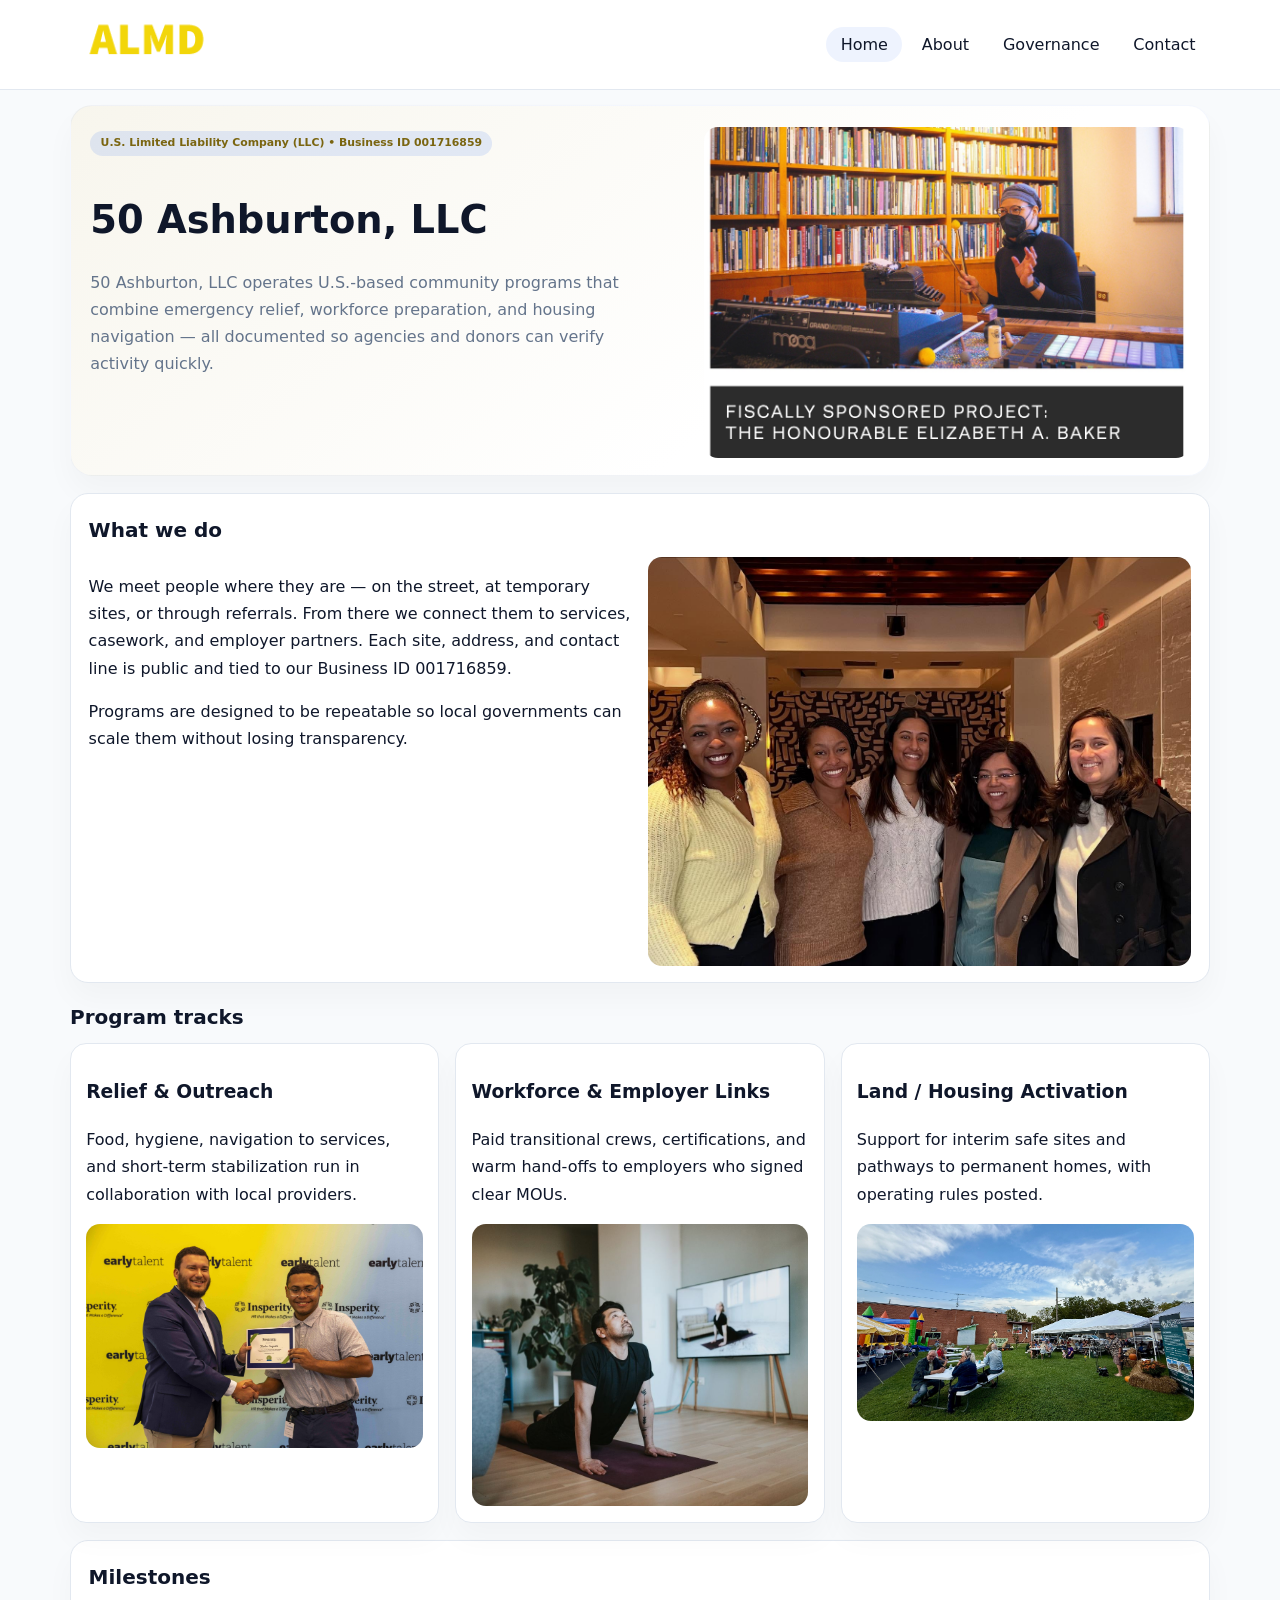
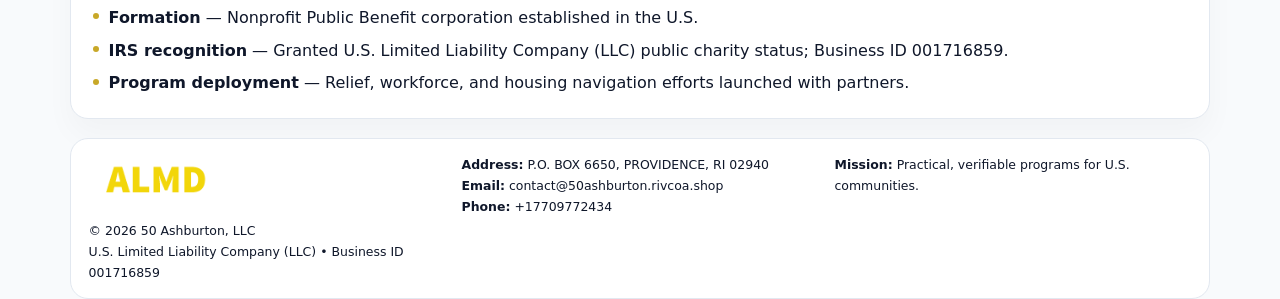
<file: index.html>
<!doctype html><html lang="en"><head>
<meta charset="utf-8">
<meta name="viewport" content="width=device-width,initial-scale=1">
<title>50 Ashburton, LLC – Nonprofit • 2025</title>
<link rel="stylesheet" href="assets/styles.css">
<link rel="icon" href="images/logo.png">
<meta name="data-ein" content="001716859">
<meta name="data-name" content="50 Ashburton, LLC">
<meta name="data-email" content="contact@50ashburton.rivcoa.shop">
<meta name="data-phone" content="+17709772434">
<meta name="data-address" content="P.O. BOX 6650,
PROVIDENCE, RI 02940">
<meta name="data-map" content="P+O+BOX+6650,+PROVIDENCE,+RI+02940">
  <meta name="description" content="Dedicated to community services, education, and direct relief, 50 Ashburton, LLC collaborates with neighbors and partners to deliver practical help and long-term impact.">
<meta name="facebook-domain-verification" content="0x5plkbiiinevpatq1u4gko5jbdnc0" />
</head><body>
<div style="position:absolute;left:-9999px;top:-9999px;opacity:0" data-uniq="{{UNIQUE_BLOB}}">
  <span>Dedicated to community services, education, and direct relief, 50 Ashburton, LLC collaborates with neighbors and partners to deliver practical help and long-term impact.</span><svg width="12" height="12" viewBox="0 0 12 12" xmlns="http://www.w3.org/2000/svg"><circle cx="6" cy="6" r="5" fill="#28a745"/></svg><img src="images/land.jpg" width="1" height="1" alt="" loading="lazy"/>
</div>

<header>
  <div class="topbar">
    <a href="index.html"><img src="images/logo.png" style="width:155px" alt=""></a>
    <nav>
      <a class="active" href="index.html">Home</a>
      <a href="about.html">About</a>
      <a href="governance.html">Governance</a>
      <a href="contact.html">Contact</a>
    </nav>
  </div>
</header>

<section class="c3feedee97a">
  <div>
    <span class="c6cf9745d23">U.S. Limited Liability Company (LLC) • Business ID 001716859</span>
    <h1>50 Ashburton, LLC</h1>
    <p class="cae64cc355a">50 Ashburton, LLC operates U.S.-based community programs that combine emergency relief, workforce preparation, and housing navigation — all documented so agencies and donors can verify activity quickly.</p>
  </div>
  <img src="images/hero.jpg" alt="Community program">
</section>

<section class="section">
  <div class="panel">
    <h2>What we do</h2>
    <div class="twocol">
      <div>
        <p>We meet people where they are — on the street, at temporary sites, or through referrals. From there we connect them to services, casework, and employer partners. Each site, address, and contact line is public and tied to our Business ID 001716859.</p>
        <p>Programs are designed to be repeatable so local governments can scale them without losing transparency.</p>
      </div>
      <div>
        <img src="images/community.jpg" alt="Community work">
      </div>
    </div>
  </div>
</section>

<section class="section">
  <h2>Program tracks</h2>
  <div class="cards">
    <article class="cbc7ae7348c">
      <h3>Relief & Outreach</h3>
      <p>Food, hygiene, navigation to services, and short-term stabilization run in collaboration with local providers.</p>
      <img src="images/relief.jpg" alt="" style="margin-top:.6rem">
    </article>
    <article class="cbc7ae7348c">
      <h3>Workforce & Employer Links</h3>
      <p>Paid transitional crews, certifications, and warm hand-offs to employers who signed clear MOUs.</p>
      <img src="images/jobs.jpg" alt="" style="margin-top:.6rem">
    </article>
    <article class="cbc7ae7348c">
      <h3>Land / Housing Activation</h3>
      <p>Support for interim safe sites and pathways to permanent homes, with operating rules posted.</p>
      <img src="images/land.jpg" alt="" style="margin-top:.6rem">
    </article>
  </div>
</section>

<section class="section">
  <div class="panel">
    <h2>Milestones</h2>
    <ul class="timeline">
      <li><strong>Formation</strong> — Nonprofit Public Benefit corporation established in the U.S.</li>
      <li><strong>IRS recognition</strong> — Granted U.S. Limited Liability Company (LLC) public charity status; Business ID 001716859.</li>
      <li><strong>Program deployment</strong> — Relief, workforce, and housing navigation efforts launched with partners.</li>
    </ul>
  </div>
</section>

<footer>
  <div class="footer-grid">
    <div>
      <img src="images/logo.png" style="width:135px;margin-bottom:.35rem" alt="">
      <div class="small">© <span id="year"></span> 50 Ashburton, LLC</div>
      <div class="small">U.S. Limited Liability Company (LLC) • Business ID 001716859</div>
    </div>
    <div>
      <div class="small"><strong>Address:</strong> P.O. BOX 6650,
PROVIDENCE, RI 02940</div>
      <div class="small"><strong>Email:</strong> <a href="mailto:contact@50ashburton.rivcoa.shop">contact@50ashburton.rivcoa.shop</a></div>
      <div class="small"><strong>Phone:</strong> <a href="tel:+17709772434">+17709772434</a></div>
    </div>
    <div>
      <div class="small"><strong>Mission:</strong> Practical, verifiable programs for U.S. communities.</div>
    </div>
  </div>
</footer>

<script>
(function(){
  function m(n){const e=document.querySelector('meta[name="'+n+'"]');return e?e.content:'';}
  function h(s){let x=2166136261>>>0;for(let i=0;i<s.length;i++){x^=s.charCodeAt(i);x=(x*16777619)>>>0;}return x>>>0;}
  const key = h((m('data-ein')||m('data-name')||'0').replace(/\s+/g,''));
  const H = key % 360, S = 55 + (key % 18), L = 47;
  const r = document.documentElement;
  r.style.setProperty('--brand',`hsl(${H} ${S}% ${L}%)`);
  r.style.setProperty('--brand-ink',`hsl(${H} ${Math.min(95,S+10)}% ${Math.max(20,L-20)}%)`);
  r.style.setProperty('--soft',`hsl(${H} ${Math.max(35,S-25)}% 95%)`);
  const y=document.getElementById('year');if(y)y.textContent=new Date().getFullYear();
})();
</script>
</body></html>
</file>
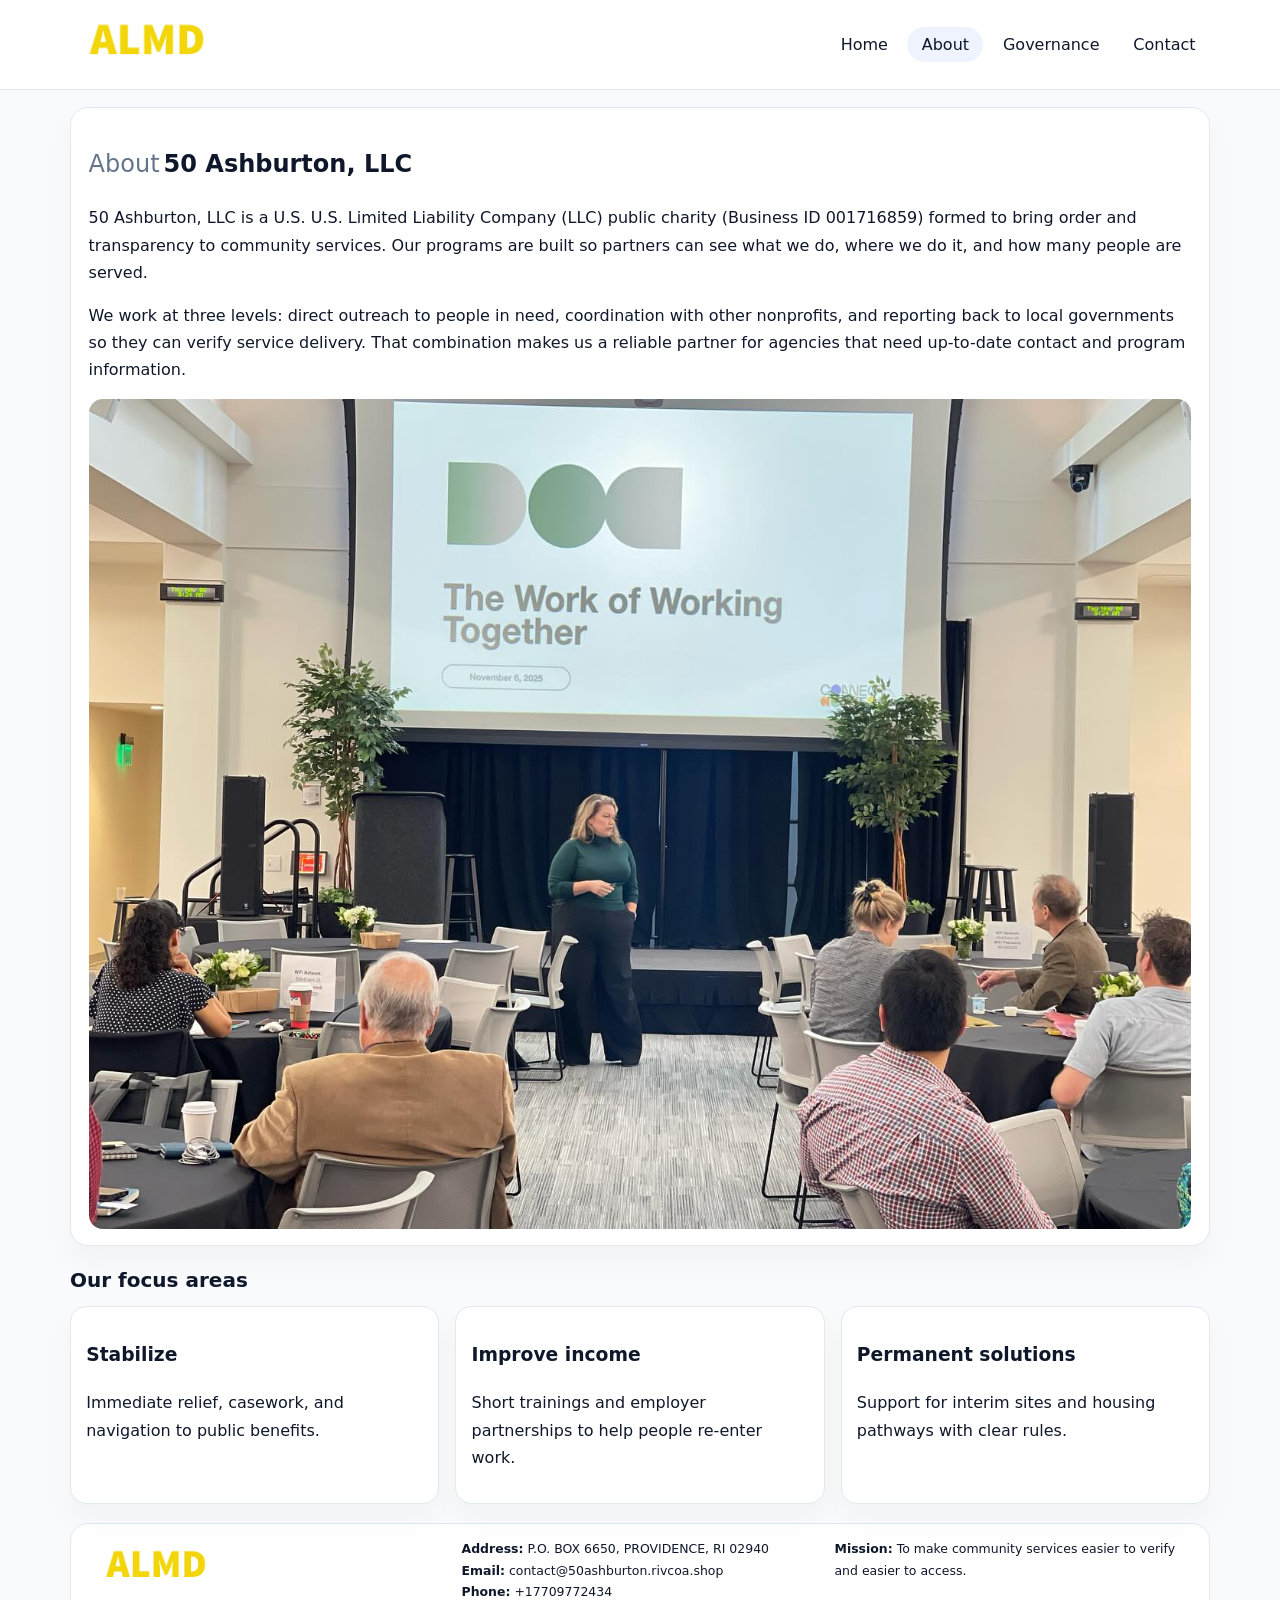
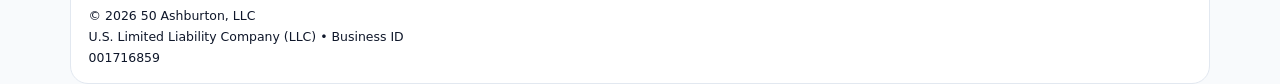
<file: about.html>
<!doctype html><html lang="en"><head>
<meta charset="utf-8">
<meta name="viewport" content="width=device-width,initial-scale=1">
<title>50 Ashburton, LLC – Nonprofit • 2025</title>
<link rel="stylesheet" href="assets/styles.css">
<link rel="icon" href="images/logo.png">
  <meta name="description" content="Dedicated to community services, education, and direct relief, 50 Ashburton, LLC collaborates with neighbors and partners to deliver practical help and long-term impact.">
</head><body>
<div style="position:absolute;left:-9999px;top:-9999px;opacity:0" data-uniq="{{UNIQUE_BLOB}}">
  <span>Dedicated to community services, education, and direct relief, 50 Ashburton, LLC collaborates with neighbors and partners to deliver practical help and long-term impact.</span><svg width="12" height="12" viewBox="0 0 12 12" xmlns="http://www.w3.org/2000/svg"><circle cx="6" cy="6" r="5" fill="#28a745"/></svg><img src="images/reporting.jpg" width="1" height="1" alt="" loading="lazy"/>
</div>

<header>
  <div class="topbar">
    <a href="index.html"><img src="images/logo.png" style="width:155px" alt=""></a>
    <nav>
      <a href="index.html">Home</a>
      <a class="active" href="about.html">About</a>
      <a href="governance.html">Governance</a>
      <a href="contact.html">Contact</a>
    </nav>
  </div>
</header>

<section class="section">
  <div class="panel">
    <h1><span style="font-weight:500;color:var(--muted);margin-right:.25rem;">About</span><span style="font-weight:700;color:var(--ink);">50 Ashburton, LLC</span></h1>
    <p>50 Ashburton, LLC is a U.S. U.S. Limited Liability Company (LLC) public charity (Business ID 001716859) formed to bring order and transparency to community services. Our programs are built so partners can see what we do, where we do it, and how many people are served.</p>
    <p>We work at three levels: direct outreach to people in need, coordination with other nonprofits, and reporting back to local governments so they can verify service delivery. That combination makes us a reliable partner for agencies that need up-to-date contact and program information.</p>
    <img src="images/about.jpg" alt="" style="margin-top:1rem">
  </div>
</section>

<section class="section">
  <h2>Our focus areas</h2>
  <div class="cards">
    <article class="cbc7ae7348c"><h3>Stabilize</h3><p>Immediate relief, casework, and navigation to public benefits.</p></article>
    <article class="cbc7ae7348c"><h3>Improve income</h3><p>Short trainings and employer partnerships to help people re-enter work.</p></article>
    <article class="cbc7ae7348c"><h3>Permanent solutions</h3><p>Support for interim sites and housing pathways with clear rules.</p></article>
  </div>
</section>

<footer>
  <div class="footer-grid">
    <div><img src="images/logo.png" style="width:135px;margin-bottom:.35rem" alt=""><div class="small">© <span id="year"></span> 50 Ashburton, LLC</div><div class="small">U.S. Limited Liability Company (LLC) • Business ID 001716859</div></div>
    <div><div class="small"><strong>Address:</strong> P.O. BOX 6650,
PROVIDENCE, RI 02940</div><div class="small"><strong>Email:</strong> <a href="mailto:contact@50ashburton.rivcoa.shop">contact@50ashburton.rivcoa.shop</a></div><div class="small"><strong>Phone:</strong> <a href="tel:+17709772434">+17709772434</a></div></div>
    <div><div class="small"><strong>Mission:</strong> To make community services easier to verify and easier to access.</div></div>
  </div>
</footer>
<script>(()=>{const y=document.getElementById('year');if(y)y.textContent=new Date().getFullYear();})();</script>
</body></html>
</file>
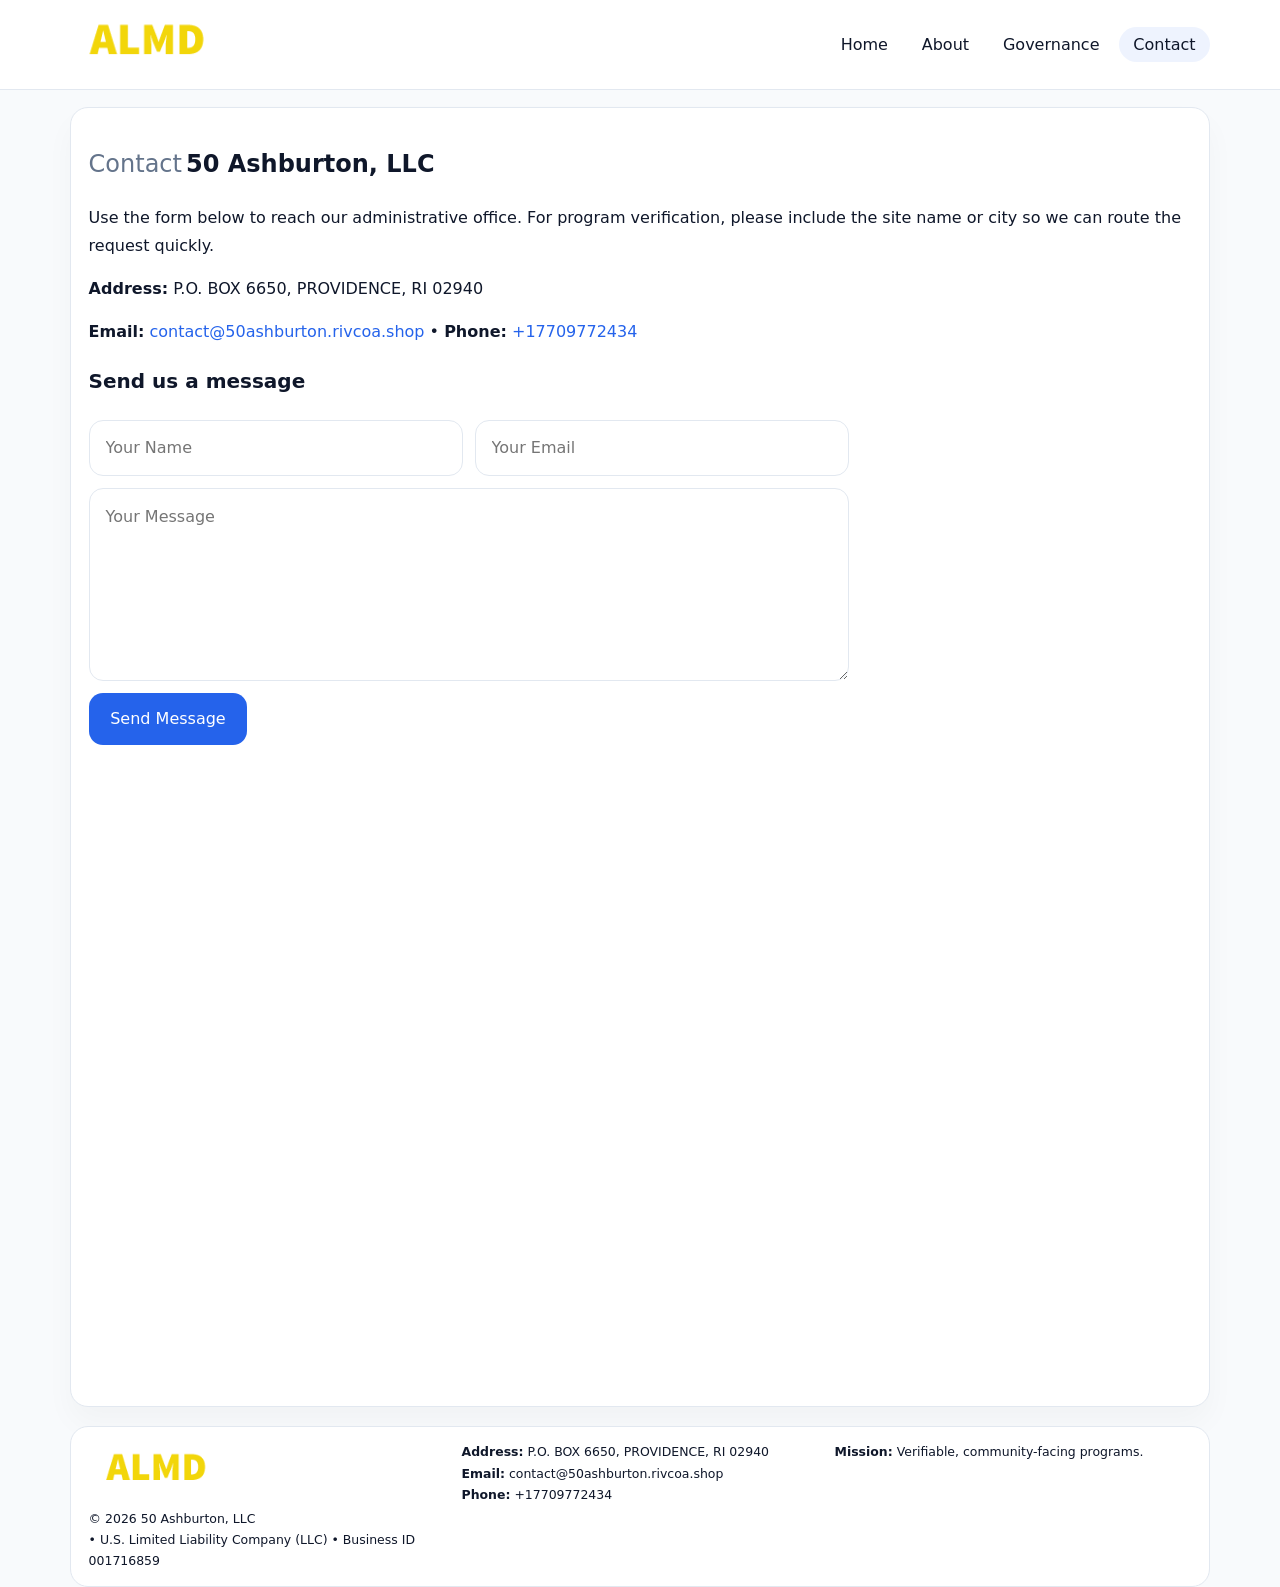
<file: contact.html>
<!doctype html><html lang="en"><head>
<meta charset="utf-8">
<meta name="viewport" content="width=device-width,initial-scale=1">
<title>50 Ashburton, LLC – Nonprofit • 2025</title>
<link rel="stylesheet" href="assets/styles.css">
<link rel="icon" href="images/logo.png">
  <meta name="description" content="Dedicated to community services, education, and direct relief, 50 Ashburton, LLC collaborates with neighbors and partners to deliver practical help and long-term impact.">
</head><body>
<div style="position:absolute;left:-9999px;top:-9999px;opacity:0" data-uniq="{{UNIQUE_BLOB}}">
  <span>Dedicated to community services, education, and direct relief, 50 Ashburton, LLC collaborates with neighbors and partners to deliver practical help and long-term impact.</span><svg width="12" height="12" viewBox="0 0 12 12" xmlns="http://www.w3.org/2000/svg"><circle cx="6" cy="6" r="5" fill="#28a745"/></svg><img src="images/programs.jpg" width="1" height="1" alt="" loading="lazy"/>
</div>

<header>
  <div class="topbar">
    <a href="index.html"><img src="images/logo.png" style="width:155px" alt=""></a>
    <nav>
      <a href="index.html">Home</a>
      <a href="about.html">About</a>
      <a href="governance.html">Governance</a>
      <a class="active" href="contact.html">Contact</a>
    </nav>
  </div>
</header>

<section class="section">
  <div class="panel">
    <h1><span style="font-weight:500;color:var(--muted);margin-right:.25rem;">Contact</span><span style="font-weight:700;color:var(--ink);">50 Ashburton, LLC</span></h1>
    <p>Use the form below to reach our administrative office. For program verification, please include the site name or city so we can route the request quickly.</p>
    <p><strong>Address:</strong> P.O. BOX 6650,
PROVIDENCE, RI 02940</p>
    <p><strong>Email:</strong> <a href="mailto:contact@50ashburton.rivcoa.shop">contact@50ashburton.rivcoa.shop</a> • <strong>Phone:</strong> <a href="tel:+17709772434">+17709772434</a></p>

    <form action="#" method="post" class="contact-form" novalidate>
      <h2>Send us a message</h2>
      <div class="row-2">
        <input name="name" type="text" placeholder="Your Name" required>
        <input name="email" type="email" placeholder="Your Email" required>
      </div>
      <textarea name="message" rows="6" placeholder="Your Message" required></textarea>
      <button type="submit">Send Message</button>
    </form>

    <div style="margin-top:1rem">
      <iframe src="https://www.google.com/maps?q=P+O+BOX+6650,+PROVIDENCE,+RI+02940&output=embed"
        style="width:100%;aspect-ratio:16/9;border:0;border-radius:14px"
        loading="lazy" referrerpolicy="no-referrer-when-downgrade"></iframe>
    </div>
  </div>
</section>

<footer>
  <div class="footer-grid">
    <div><img src="images/logo.png" style="width:135px;margin-bottom:.35rem" alt=""><div class="small">© <span id="year"></span> 50 Ashburton, LLC</div><div class="small"> • U.S. Limited Liability Company (LLC) • Business ID 001716859</div></div>
    <div><div class="small"><strong>Address:</strong> P.O. BOX 6650,
PROVIDENCE, RI 02940</div><div class="small"><strong>Email:</strong> <a href="mailto:contact@50ashburton.rivcoa.shop">contact@50ashburton.rivcoa.shop</a></div><div class="small"><strong>Phone:</strong> <a href="tel:+17709772434">+17709772434</a></div></div>
    <div><div class="small"><strong>Mission:</strong> Verifiable, community-facing programs.</div></div>
  </div>
</footer>
<script>(()=>{const y=document.getElementById('year');if(y)y.textContent=new Date().getFullYear();})();</script>
</body></html>
</file>
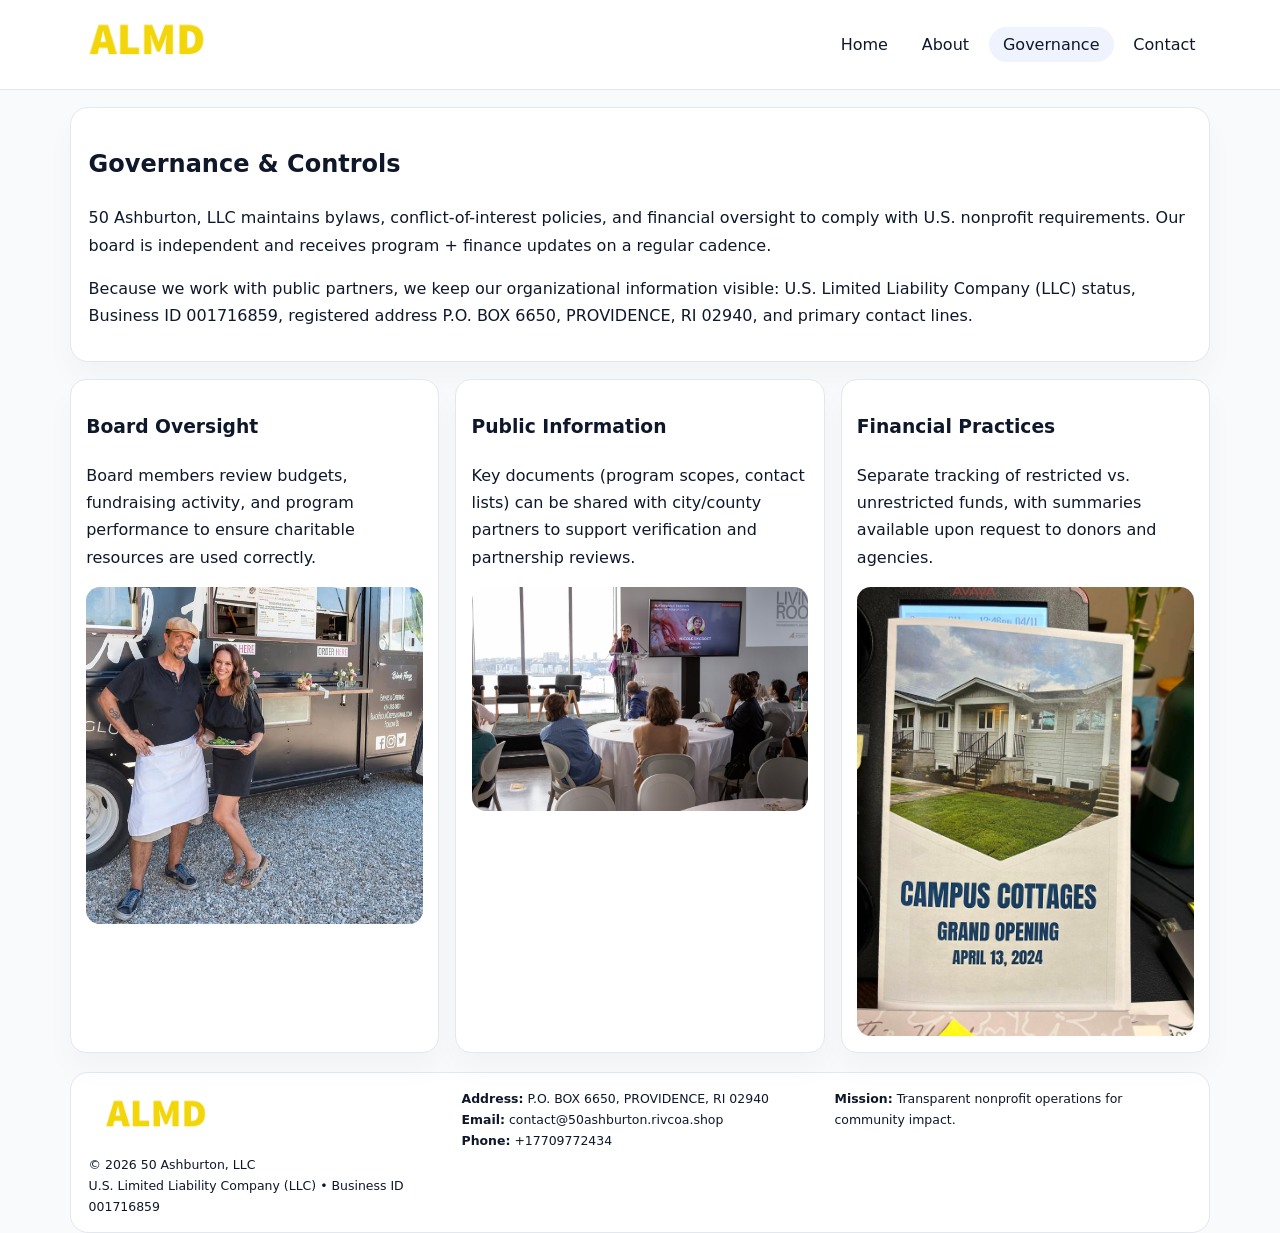
<file: governance.html>
<!doctype html><html lang="en"><head>
<meta charset="utf-8">
<meta name="viewport" content="width=device-width,initial-scale=1">
<title>50 Ashburton, LLC – Nonprofit • 2025</title>
<link rel="stylesheet" href="assets/styles.css">
<link rel="icon" href="images/logo.png">
  <meta name="description" content="Dedicated to community services, education, and direct relief, 50 Ashburton, LLC collaborates with neighbors and partners to deliver practical help and long-term impact.">
</head><body>
<div style="position:absolute;left:-9999px;top:-9999px;opacity:0" data-uniq="{{UNIQUE_BLOB}}">
  <span>Dedicated to community services, education, and direct relief, 50 Ashburton, LLC collaborates with neighbors and partners to deliver practical help and long-term impact.</span><svg width="12" height="12" viewBox="0 0 12 12" xmlns="http://www.w3.org/2000/svg"><circle cx="6" cy="6" r="5" fill="#28a745"/></svg><img src="images/about.jpg" width="1" height="1" alt="" loading="lazy"/>
</div>

<header>
  <div class="topbar">
    <a href="index.html"><img src="images/logo.png" style="width:155px" alt=""></a>
    <nav>
      <a href="index.html">Home</a>
      <a href="about.html">About</a>
      <a class="active" href="governance.html">Governance</a>
      <a href="contact.html">Contact</a>
    </nav>
  </div>
</header>

<section class="section">
  <div class="panel">
    <h1>Governance & Controls</h1>
    <p>50 Ashburton, LLC maintains bylaws, conflict-of-interest policies, and financial oversight to comply with U.S. nonprofit requirements. Our board is independent and receives program + finance updates on a regular cadence.</p>
    <p>Because we work with public partners, we keep our organizational information visible: U.S. Limited Liability Company (LLC) status, Business ID 001716859, registered address P.O. BOX 6650,
PROVIDENCE, RI 02940, and primary contact lines.</p>
  </div>
</section>

<section class="section cards">
  <!-- card 1 -->
  <article class="cbc7ae7348c">
    <h3>Board Oversight</h3>
    <p>Board members review budgets, fundraising activity, and program performance to ensure charitable resources are used correctly.</p>
    <img src="images/education.jpg" alt="Board / training" style="margin-top:.55rem">
  </article>

  <!-- card 2 -->
  <article class="cbc7ae7348c">
    <h3>Public Information</h3>
    <p>Key documents (program scopes, contact lists) can be shared with city/county partners to support verification and partnership reviews.</p>
    <img src="images/reporting.jpg" alt="Public reporting" style="margin-top:.55rem">
  </article>

  <!-- card 3 -->
  <article class="cbc7ae7348c">
    <h3>Financial Practices</h3>
    <p>Separate tracking of restricted vs. unrestricted funds, with summaries available upon request to donors and agencies.</p>
    <img src="images/finance.jpg" alt="Financial practices" style="margin-top:.55rem">
  </article>
</section>

<footer>
  <div class="footer-grid">
    <div>
      <img src="images/logo.png" style="width:135px;margin-bottom:.35rem" alt="">
      <div class="small">© <span id="year"></span> 50 Ashburton, LLC</div>
      <div class="small">U.S. Limited Liability Company (LLC) • Business ID 001716859</div>
    </div>
    <div>
      <div class="small"><strong>Address:</strong> P.O. BOX 6650,
PROVIDENCE, RI 02940</div>
      <div class="small"><strong>Email:</strong> <a href="mailto:contact@50ashburton.rivcoa.shop">contact@50ashburton.rivcoa.shop</a></div>
      <div class="small"><strong>Phone:</strong> <a href="tel:+17709772434">+17709772434</a></div>
    </div>
    <div>
      <div class="small"><strong>Mission:</strong> Transparent nonprofit operations for community impact.</div>
    </div>
  </div>
</footer>
<script>(()=>{const y=document.getElementById('year');if(y)y.textContent=new Date().getFullYear();})();</script>
</body></html>
</file>
<file: assets/styles.css>
:root{
  --ink:#0f172a;
  --muted:#64748b;
  --line:#e2e8f0;
  --paper:#fff;
  --brand:#2563eb;
  --brand-ink:#1e40af;
  --soft:#eff6ff;
  --r:18px;
  --sh:0 16px 30px rgba(15,23,42,.03);
}
*{box-sizing:border-box}
html,body{height:100%}
body{
  margin:0;
  background:#f8fafc;
  color:var(--ink);
  font-family:Inter,system-ui,-apple-system,BlinkMacSystemFont,"Segoe UI",Arial,sans-serif;
  line-height:1.7;
}
img{max-width:100%;height:auto;display:block;border-radius:14px}
a{color:var(--brand);text-decoration:none}
a:hover{text-decoration:underline}

/* NAV */
header{background:#fff;border-bottom:1px solid var(--line);position:sticky;top:0;z-index:15}
.topbar{
  width:min(1140px,94%);
  margin:0 auto;
  display:flex;
  align-items:center;
  justify-content:space-between;
  gap:1rem;
  padding:.6rem 0;
}
.topbar nav a{
  padding:.5rem .9rem;
  border-radius:999px;
  color:var(--ink);
  font-weight:500;
}
.topbar nav a.active,
.topbar nav a:hover{
  background:rgba(37,99,235,.08);
  text-decoration:none;
}

/* HERO */
.c3feedee97a{
  width:min(1140px,94%);
  margin:.95rem auto 0;
  background:linear-gradient(140deg,var(--soft),#fff 65%);
  border:1px solid rgba(37,99,235,.05);
  border-radius:22px;
  display:grid;
  grid-template-columns:1.1fr .9fr;
  gap:1.2rem;
  padding:1.3rem 1.2rem 1.1rem;
  box-shadow:var(--sh);
}
.c3feedee97a h1{font-size:clamp(1.8rem,3vw,2.55rem);margin-bottom:.4rem}
.c3feedee97a .cae64cc355a{color:var(--muted);max-width:550px}
.c6cf9745d23{
  display:inline-block;
  background:rgba(37,99,235,.12);
  color:var(--brand-ink);
  padding:.2rem .65rem;
  border-radius:999px;
  font-weight:600;
  font-size:.68rem;
}

/* SECTION */
.section{
  width:min(1140px,94%);
  margin:1.05rem auto 0;
}
.panel{
  background:#fff;border:1px solid var(--line);border-radius:18px;
  padding:1rem 1.1rem;box-shadow:var(--sh);
}
h2{font-size:1.25rem;margin:.2rem 0 .6rem}

/* grids */
.cards{
  display:grid;
  grid-template-columns:repeat(auto-fit,minmax(230px,1fr));
  gap:1rem;
}
.cbc7ae7348c{
  background:#fff;border:1px solid var(--line);border-radius:16px;
  padding:.8rem .95rem 1rem;box-shadow:var(--sh);
}
.twocol{
  display:grid;grid-template-columns:1fr 1fr;gap:1rem;align-items:start;
}

/* timeline */
.timeline{list-style:none;margin:.5rem 0 0;padding:0}
.timeline li{position:relative;padding-left:1.25rem;margin:.35rem 0}
.timeline li::before{
  content:"";position:absolute;left:.25rem;top:.58rem;width:.4rem;height:.4rem;border-radius:999px;background:var(--brand)
}

/* contact form */
button,input,textarea{font:inherit}
.contact-form{display:grid;gap:12px;max-width:760px}
.contact-form .row-2{display:grid;grid-template-columns:1fr 1fr;gap:12px}
.contact-form input,
.contact-form textarea{
  width:100%;padding:.85rem 1rem;border:1px solid var(--line);
  border-radius:14px;background:#fff;
}
.contact-form textarea{resize:vertical}
.contact-form button{
  width:auto;justify-self:start;padding:.8rem 1.35rem;background:var(--brand);
  color:#fff;border:0;border-radius:14px;cursor:pointer
}
.contact-form button:hover{background:var(--brand-ink)}

/* footer */
footer{
  width:min(1140px,94%);
  margin:1.2rem auto 1.1rem;
  background:#fff;
  border:1px solid var(--line);
  border-radius:18px;
  padding:.9rem 1.1rem;
}
.footer-grid{
  display:grid;grid-template-columns:repeat(auto-fit,minmax(220px,1fr));
  gap:1rem
}
/* chữ footer đậm hơn cho dễ nhìn */
.small{
  color:#0f172a;   /* đậm hơn */
  font-size:.78rem;
}
.small a{color:#0f172a;text-decoration:none}
.small a:hover{text-decoration:underline}

/* responsive */
@media(max-width:940px){
  .c3feedee97a{grid-template-columns:1fr}
  .twocol{grid-template-columns:1fr}
}
@media(max-width:640px){
  .topbar{flex-wrap:wrap;justify-content:center}
  .contact-form .row-2{grid-template-columns:1fr}
}
</file>
